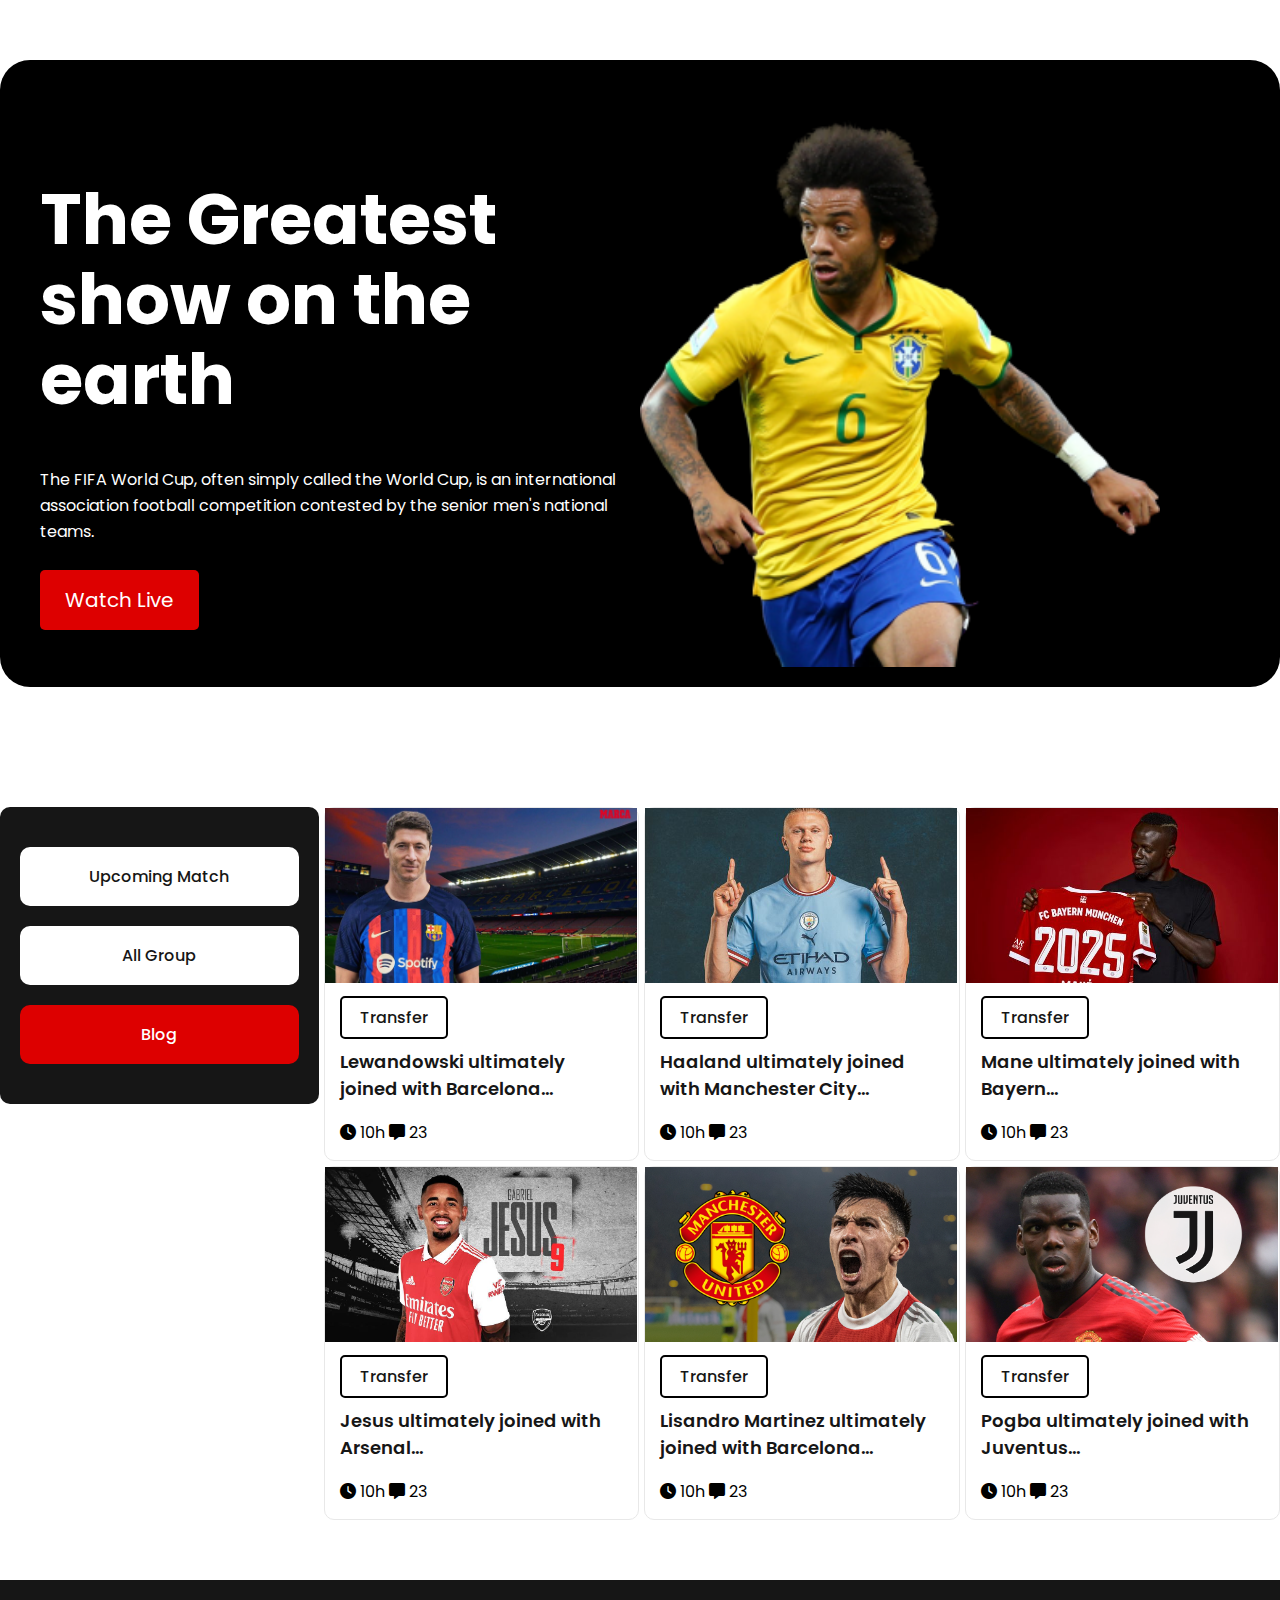
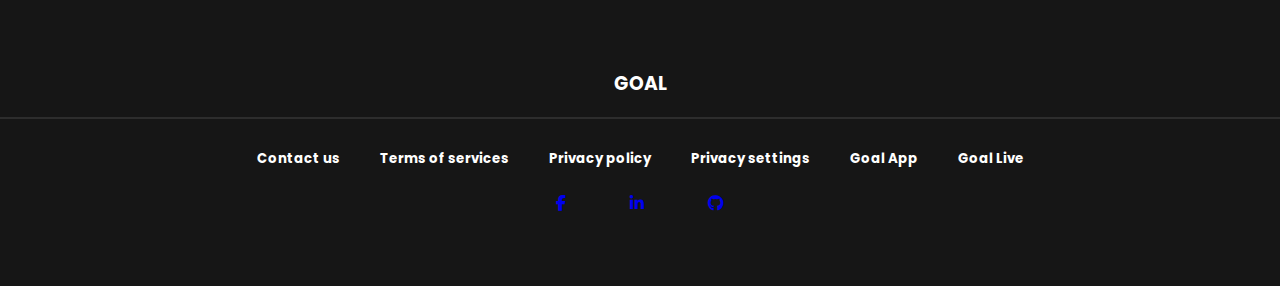
<file: index.html>
<!DOCTYPE html>
<html lang="en">

<head>
    <meta charset="UTF-8">
    <meta http-equiv="X-UA-Compatible" content="IE=edge">
    <meta name="viewport" content="width=device-width, initial-scale=1.0">
    <title>Blog</title>
    <link rel="stylesheet" href="style.css">
    <link rel="stylesheet" href="https://cdnjs.cloudflare.com/ajax/libs/font-awesome/6.1.1/css/all.min.css">
</head>

<body>
    <header class="banner container">
        <div class="banner-main">
            <div class="banner-heading">
                <div class="banner-text">
                    <h1>The Greatest show on the earth</h1>
                    <p>The FIFA World Cup, often simply called the World Cup, is an international association football
                        competition contested by the senior men's national teams.</p>
                    <a class="button" href="https://youtu.be/CrCGGEx-bPs">Watch Live</a>
                </div>
            </div>
            <div class="hero-image-main">
                <img class="hero-image" src="images/marcelo.png" alt="">
            </div>
        </div>
    </header>

    <div class="blog-container container">
        <div class="blog-container-main">
            <div class="blog-sidebar">
                <div class="sidebar-card">
                    <a class="card-button" href="">Upcoming Match</a>
                    <a class="card-button" href="">All Group</a>
                    <a class="button-active" href="">Blog</a>
                </div>
            </div>
            <div class="blog">
                <div class="blog-main">
                    <img src="images/lewa.jpg" alt="">
                    <div class="blog-items">
                        <a href="https://www.goal.com/en/transfer-news">Transfer</a>
                        <p>Lewandowski ultimately joined with Barcelona... </p>
                        <span>
                            <i class="fa-solid fa-clock"></i> 10h
                        </span>
                        <span>
                            <i class="fa-solid fa-message"></i> 23
                        </span>
                    </div>
                </div>

                <div class="blog-main">
                    <img src="images/haaland.jpg" alt="">
                    <div class="blog-items">
                        <a href="https://www.goal.com/en/transfer-news">Transfer</a>
                        <p>Haaland ultimately joined with Manchester City... </p>
                        <span>
                            <i class="fa-solid fa-clock"></i> 10h
                        </span>
                        <span>
                            <i class="fa-solid fa-message"></i> 23
                        </span>
                    </div>
                </div>
                <div class="blog-main">
                    <img src="images/mane.jpg" alt="">
                    <div class="blog-items">
                        <a href="https://www.goal.com/en/transfer-news">Transfer</a>
                        <p>Mane ultimately joined with Bayern... </p>
                        <span>
                            <i class="fa-solid fa-clock"></i> 10h
                        </span>
                        <span>
                            <i class="fa-solid fa-message"></i> 23
                        </span>
                    </div>
                </div>
                <div class="blog-main">
                    <img src="images/jesus.jpg" alt="">
                    <div class="blog-items">
                        <a href="https://www.goal.com/en/transfer-news">Transfer</a>
                        <p>Jesus ultimately joined with Arsenal... </p>
                        <span>
                            <i class="fa-solid fa-clock"></i> 10h
                        </span>
                        <span>
                            <i class="fa-solid fa-message"></i> 23
                        </span>
                    </div>
                </div>
                <div class="blog-main">
                    <img src="images/lisa.jpg" alt="">
                    <div class="blog-items">
                        <a href="https://www.goal.com/en/transfer-news">Transfer</a>
                        <p>Lisandro Martinez ultimately joined with Barcelona... </p>
                        <span>
                            <i class="fa-solid fa-clock"></i> 10h
                        </span>
                        <span>
                            <i class="fa-solid fa-message"></i> 23
                        </span>
                    </div>
                </div>
                <div class="blog-main">
                    <img src="images/pogba.jpg" alt="">
                    <div class="blog-items">
                        <a href="https://www.goal.com/en/transfer-news">Transfer</a>
                        <p>Pogba ultimately joined with Juventus... </p>
                        <span>
                            <i class="fa-solid fa-clock"></i> 10h
                        </span>
                        <span>
                            <i class="fa-solid fa-message"></i> 23
                        </span>
                    </div>
                </div>


            </div>
        </div>

    </div>

    <footer class="footer-section">
        <h3 class="footer-moto">GOAL </h3>
        <hr>

        <div class="footer-option">
            <div class="footer-point">
                <h5>Contact us</h5>
            </div>
            <div class="footer-point">
                <h5>Terms of services</h5>
            </div>
            <div class="footer-point">
                <h5>Privacy policy</h5>
            </div>
            <div class="footer-point">
                <h5>Privacy settings</h5>
            </div>
            <div class="footer-point">
                <h5>Goal App</h5>
            </div>
            <div class="footer-point">
                <h5>Goal Live</h5>
            </div>
        </div>
        <div class="social-icon">
            <a class="icon" href="https://www.facebook.com/"><i class="fa-brands fa-facebook-f"></i></a>
            <a class="icon" href="https://www.linkedin.com/"><i class="fa-brands fa-linkedin-in"></i></a>
            <a class="icon" href="https://github.com/"><i class="fa-brands fa-github"></i></a>
        </div>

    </footer>
</body>

</html>
</file>
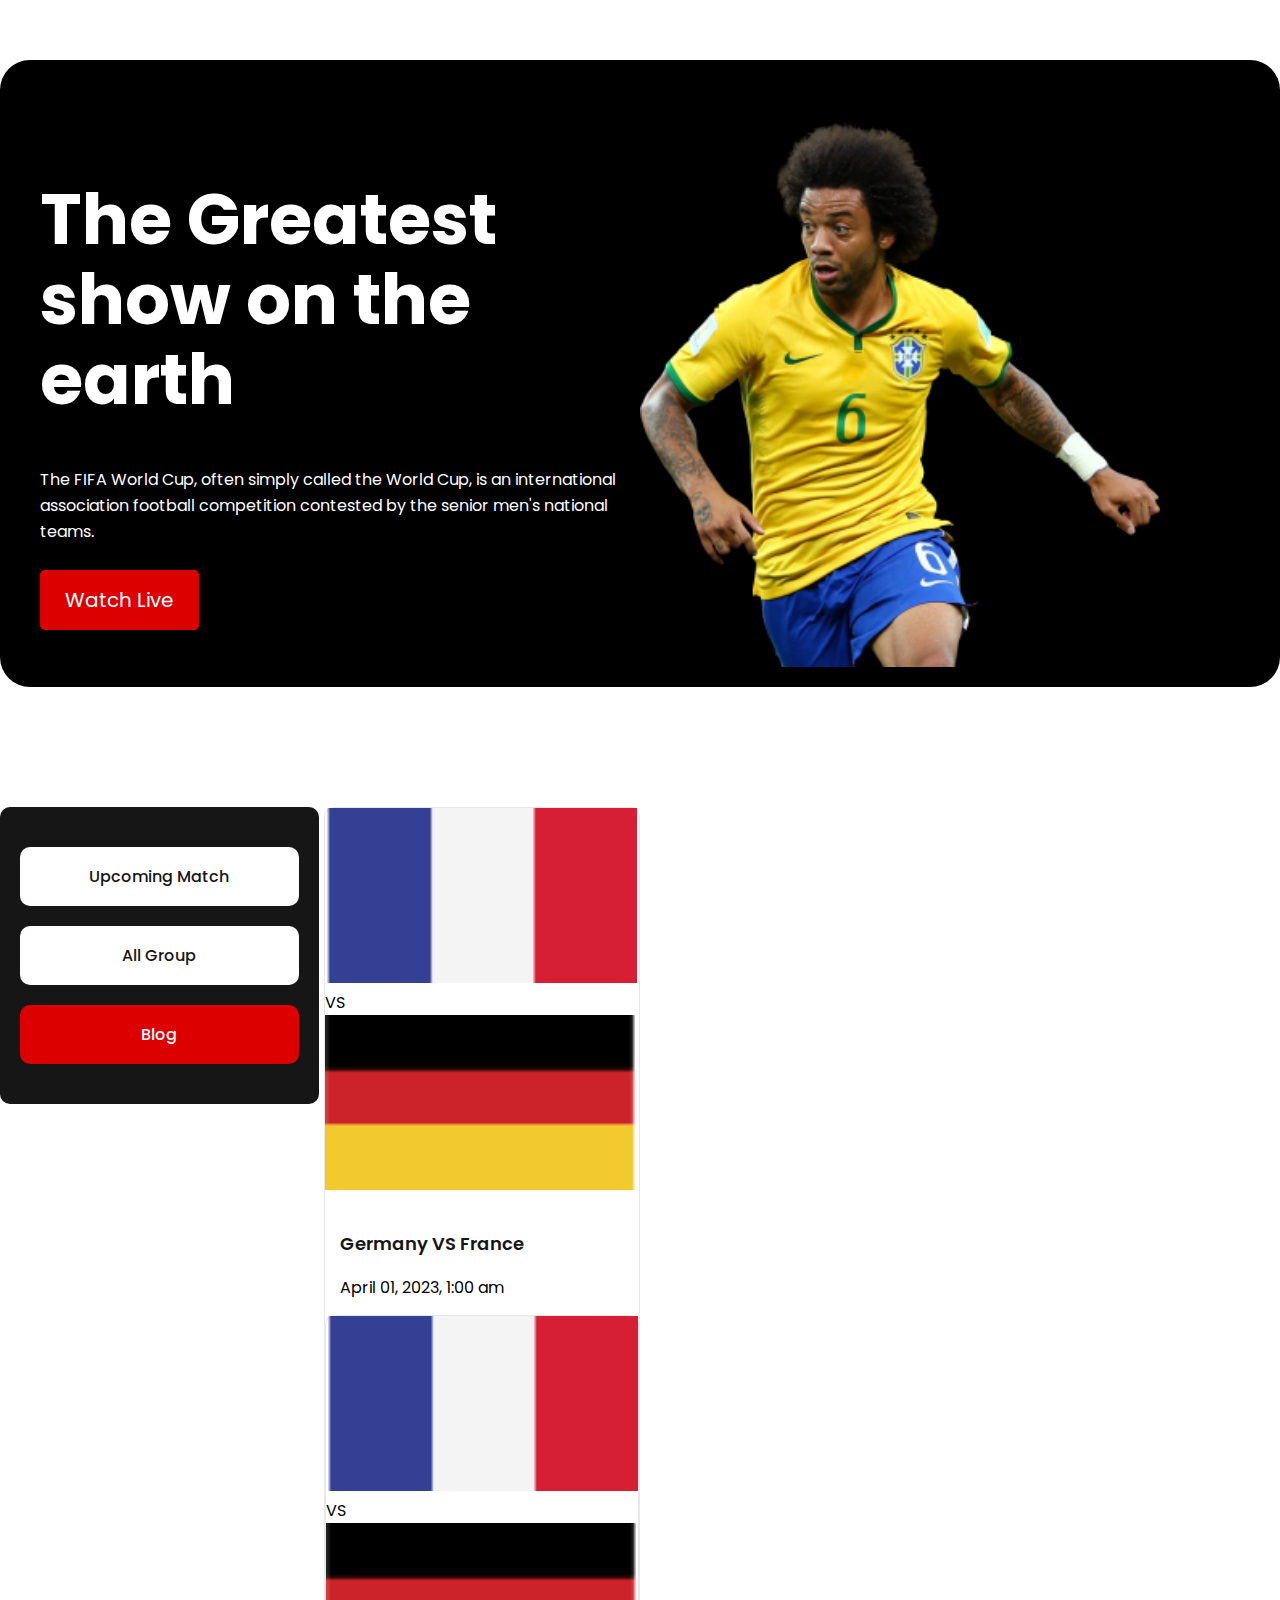
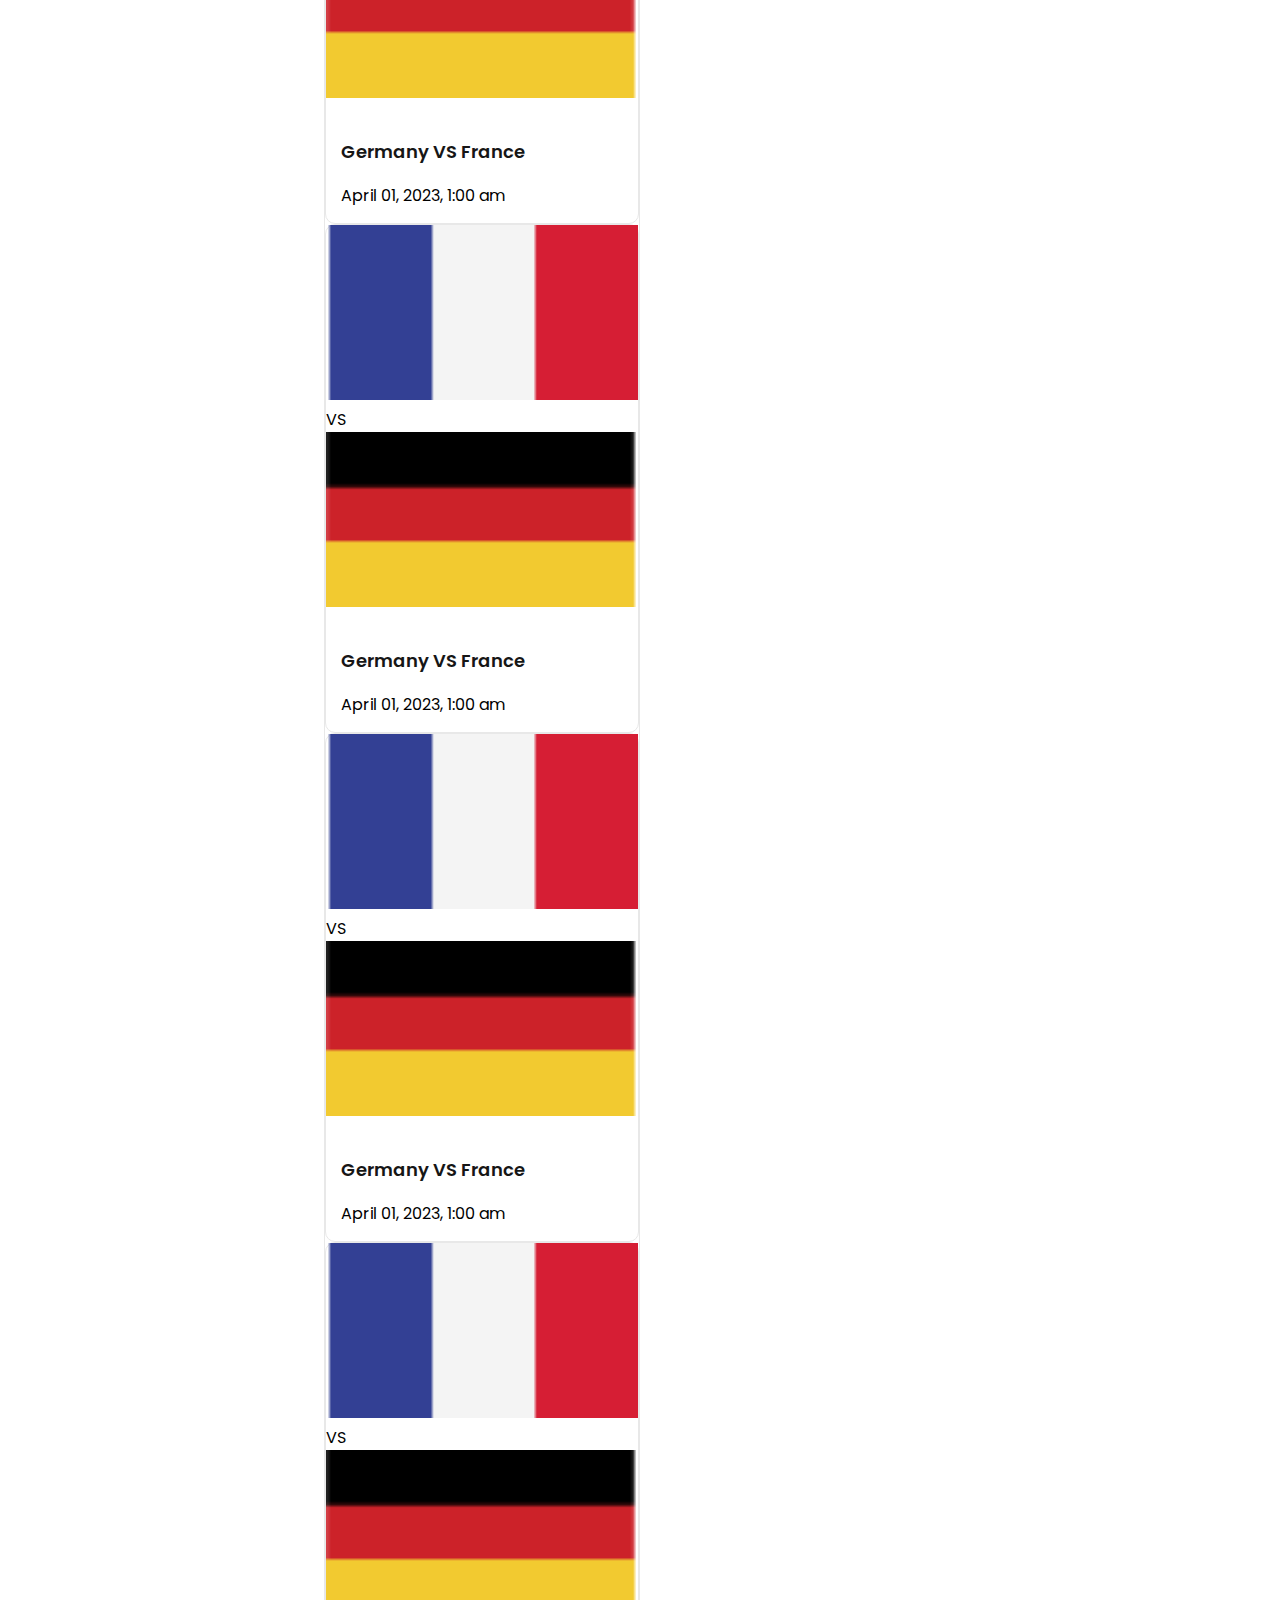
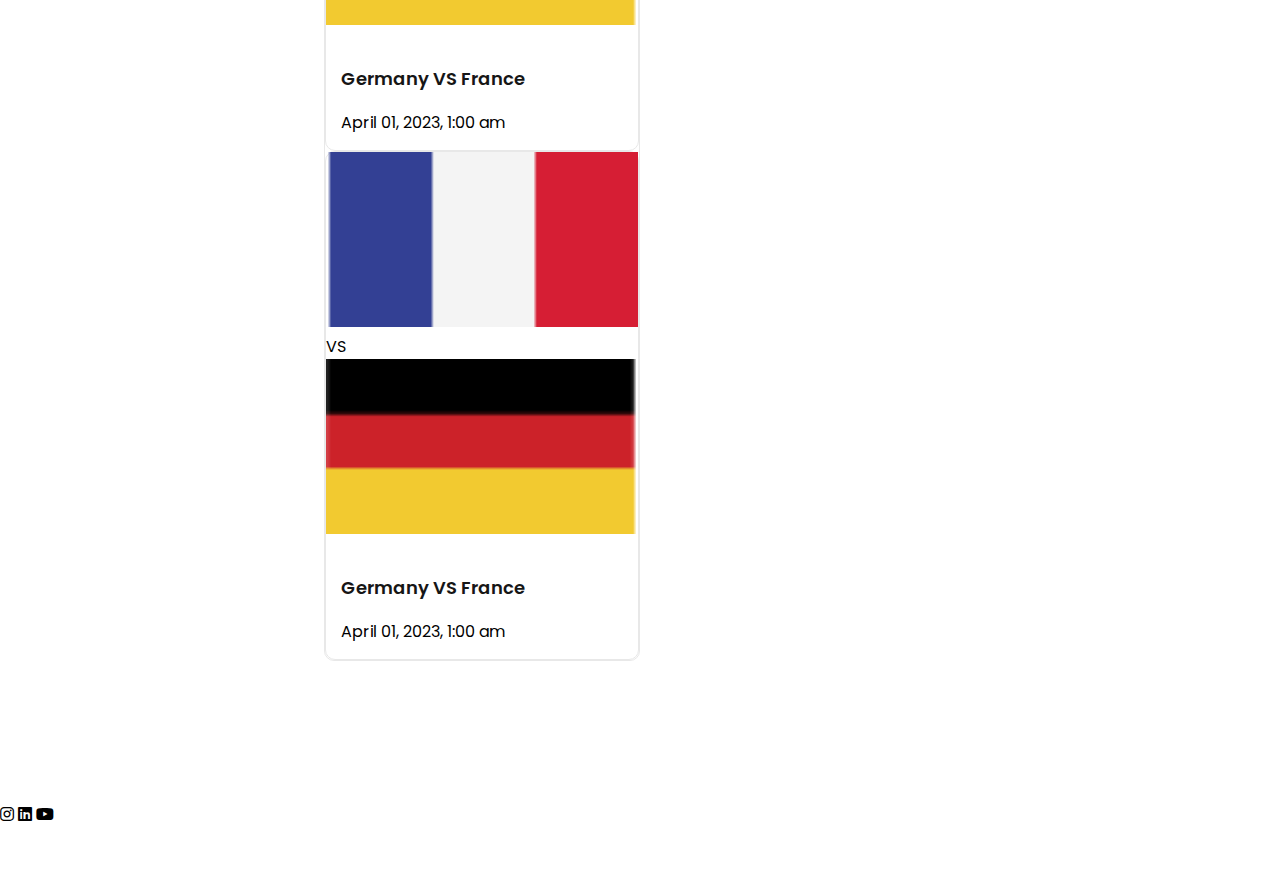
<file: Upcoming Match.html>
<!DOCTYPE html>
<html lang="en">

<head>
    <meta charset="UTF-8">
    <meta http-equiv="X-UA-Compatible" content="IE=edge">
    <meta name="viewport" content="width=device-width, initial-scale=1.0">
    <title>Upcoming Match</title>
    <link rel="stylesheet" href="style.css">
    <link rel="stylesheet" href="https://cdnjs.cloudflare.com/ajax/libs/font-awesome/6.1.1/css/all.min.css">
</head>

<body>
    <header class="banner container">
        <div class="banner-main">
            <div class="banner-heading">
                <div class="banner-text">
                    <h1>The Greatest show on the earth</h1>
                    <p>The FIFA World Cup, often simply called the World Cup, is an international association football
                        competition contested by the senior men's national teams.</p>
                    <a class="button" href="https://youtu.be/CrCGGEx-bPs">Watch Live</a>
                </div>
            </div>
            <div class="hero-image-main">
                <img class="hero-image" src="images/marcelo.png" alt="">
            </div>
        </div>
    </header>

    <div class="blog-container container">
        <div class="blog-container-main">
            <div class="blog-sidebar">
                <div class="sidebar-card">
                    <a class="card-button" href="">Upcoming Match</a>
                    <a class="card-button" href="">All Group</a>
                    <a class="button-active" href="">Blog</a>
                </div>
            </div>
            <div class="blog">
                <div class="blog-main">
                    <div><img src="images/ff.png" alt="">
                        <span>VS</span>
                        <img src="images/fg.png" alt="">
                        <div class="blog-items">
                            <p>Germany VS France </p>
                            <span>
                                April 01, 2023, 1:00 am
                            </span>
                        </div>
                    </div>

                    <div class="blog-main">
                        <img src="images/ff.png" alt="">
                        <span>VS</span>
                        <img src="images/fg.png" alt="">
                        <div class="blog-items">
                            <p>Germany VS France </p>
                            <span>
                                April 01, 2023, 1:00 am
                            </span>
                        </div>
                    </div>
                    <div class="blog-main">
                        <img src="images/ff.png" alt="">
                        <span>VS</span>
                        <img src="images/fg.png" alt="">
                        <div class="blog-items">
                            <p>Germany VS France </p>
                            <span>
                                April 01, 2023, 1:00 am
                            </span>
                        </div>
                    </div>
                    <div class="blog-main">
                        <img src="images/ff.png" alt="">
                        <span>VS</span>
                        <img src="images/fg.png" alt="">
                        <div class="blog-items">
                            <p>Germany VS France </p>
                            <span>
                                April 01, 2023, 1:00 am
                            </span>
                        </div>
                    </div>
                    <div class="blog-main">
                        <img src="images/ff.png" alt="">
                        <span>VS</span>
                        <img src="images/fg.png" alt="">
                        <div class="blog-items">
                            <p>Germany VS France </p>
                            <span>
                                April 01, 2023, 1:00 am
                            </span>
                        </div>
                    </div>
                    <div class="blog-main">
                        <img src="images/ff.png" alt="">
                        <span>VS</span>
                        <img src="images/fg.png" alt="">
                        <div class="blog-items">
                            <p>Germany VS France </p>
                            <span>
                                April 01, 2023, 1:00 am
                            </span>
                        </div>
                    </div>


                </div>
            </div>

        </div>


</body>
<footer class="footer-main">
    <h3 class="footer-moto">Goal</h3>
    <hr>
    <div class="footer-option">
        <div class="footer-point">
            <h5>Contact us</h5>
        </div>
        <div class="footer-point">
            <h5>Terms of Services</h5>
        </div>
        <div class="footer-point">
            <h5>Privacy Policy</h5>
        </div>
        <div class="footer-point">
            <h5>Privacy Settings</h5>
        </div>
        <div class="footer-point">
            <h5>Goal App</h5>
        </div>
        <div class="footer-point">
            <h5>Goal Live</h5>
        </div>
    </div>
    <span><i class="fa-brands fa-instagram"></i></span>
    <span><i class="fa-brands fa-linkedin"></i></span>
    <span><i class="fa-brands fa-youtube"></i></span>
</footer>

</html>
</file>
<file: style.css>
@import url('https://fonts.googleapis.com/css2?family=Lobster&family=Manrope:wght@700&family=Poppins:wght@400;500;600;700&display=swap');

body {
    margin: 0;
    padding: 0;
    font-family: 'Poppins', sans-serif;
}

.container {
    width: 1280px;
    margin: 0 auto;
}

.banner {

    margin: auto;
}

.banner-main {
    display: grid;
    grid-template-columns: repeat(2, 1fr);
    background-color: black;
    margin: 60px 0;
    padding: 60px 40px;
    border-radius: 30px;
}

.banner-heading {
    display: flex;
    align-items: center;
}

.banner-text h1 {
    color: #FFFFFF;
    font-weight: 700;
    font-size: 70px;
    line-height: 80px;
}

.banner-text p {
    font-weight: 400;
    font-size: 16px;
    line-height: 26px;
    color: #FFFFFF;
    margin-bottom: 40px;
}

.hero-image {
    width: 520px;
    margin-bottom: -47px;

}


.button {
    padding: 16px 25px;
    font-weight: 400;
    font-size: 20px;
    color: #FFFFFF;
    background: #DD0000;
    border-radius: 5px;
    text-decoration: none;
}

.blog-items {
    padding: 15px;
}

.blog-main {
    border: 1px solid #E8E8E8;
    border-radius: 10px;
}

.blog-items a {
    text-decoration: none;
    background-color: white;
    padding: 8px 18px;
    color: #161616;
    font-weight: 500;
    font-size: 16px;
    border: 2px solid black;
    border-radius: 5px;
}

.blog-items p {
    font-weight: 600;
    font-size: 18px;
    color: #161616;
}

.blog-container {
    padding: 60px 0;

}

.blog {
    display: grid;
    grid-template-columns: repeat(3, 1fr);
    gap: 5px;
}

.blog-main img {
    width: 100%;
    height: 250px;
    object-fit: cover;
}

.blog-container-main {
    display: grid;
    grid-template-columns: 1fr 3fr;
    gap: 5px;
}


.sidebar-card {
    background-color: #161616;
    padding: 20px;
    border-radius: 10px;
    margin: 0 auto;
    text-align: center;
}

.sidebar-card a {
    display: block;
}

.card-button {
    text-transform: capitalize;
    text-decoration: none;
    padding: 17px 39px;
    background: #FFFFFF;
    color: #161616;
    border-radius: 10px;
    margin: 20px 0;
    font-weight: 500;
    text-align: center;
}

.button-active {
    text-transform: capitalize;
    text-decoration: none;
    padding: 17px 39px;
    background: #DD0000;
    color: #FFFFFF;
    border-radius: 10px;
    margin: 20px 0;
    font-weight: 500;
    text-align: center;
}

.card-button:hover {
    text-transform: capitalize;
    text-decoration: none;
    padding: 17px 39px;
    background: #DD0000;
    color: #FFFFFF;
    border-radius: 10px;
    margin: 20px 0;
    font-weight: 500;
    text-align: center;
}

.blog-main img {
    width: 312px;
    height: 175px;
}

.footer-section {
    padding: 70px 0;
    background: #161616;
}

.footer-option {
    display: flex;
    justify-content: center;
}

.footer-point {
    padding: 0 20px;
}

.footer-moto {
    text-align: center;
    color: #FFFFFF;
}

h3 {
    color: #FFFFFF;
}

h5 {
    color: #FFFFFF;
}

hr {
    color: #FFFFFF;
    width: 1320px;
    height: 0px;
    left: 140px;
    top: 2330px;

    border: 1px solid rgba(255, 255, 255, 0.1);
}


.social-icon {
    display: block;
    text-align: center;
}

hr {
    color: #FFFFFF;
    width: 1320px;
    height: 0px;
    left: 140px;
    top: 2330px;

    border: 1px solid rgba(255, 255, 255, 0.1);
}

.icon {
    display: inline-block;
    padding: 0 30px;
}

.social-icon {
    display: block;
    text-align: center;
}
</file>
